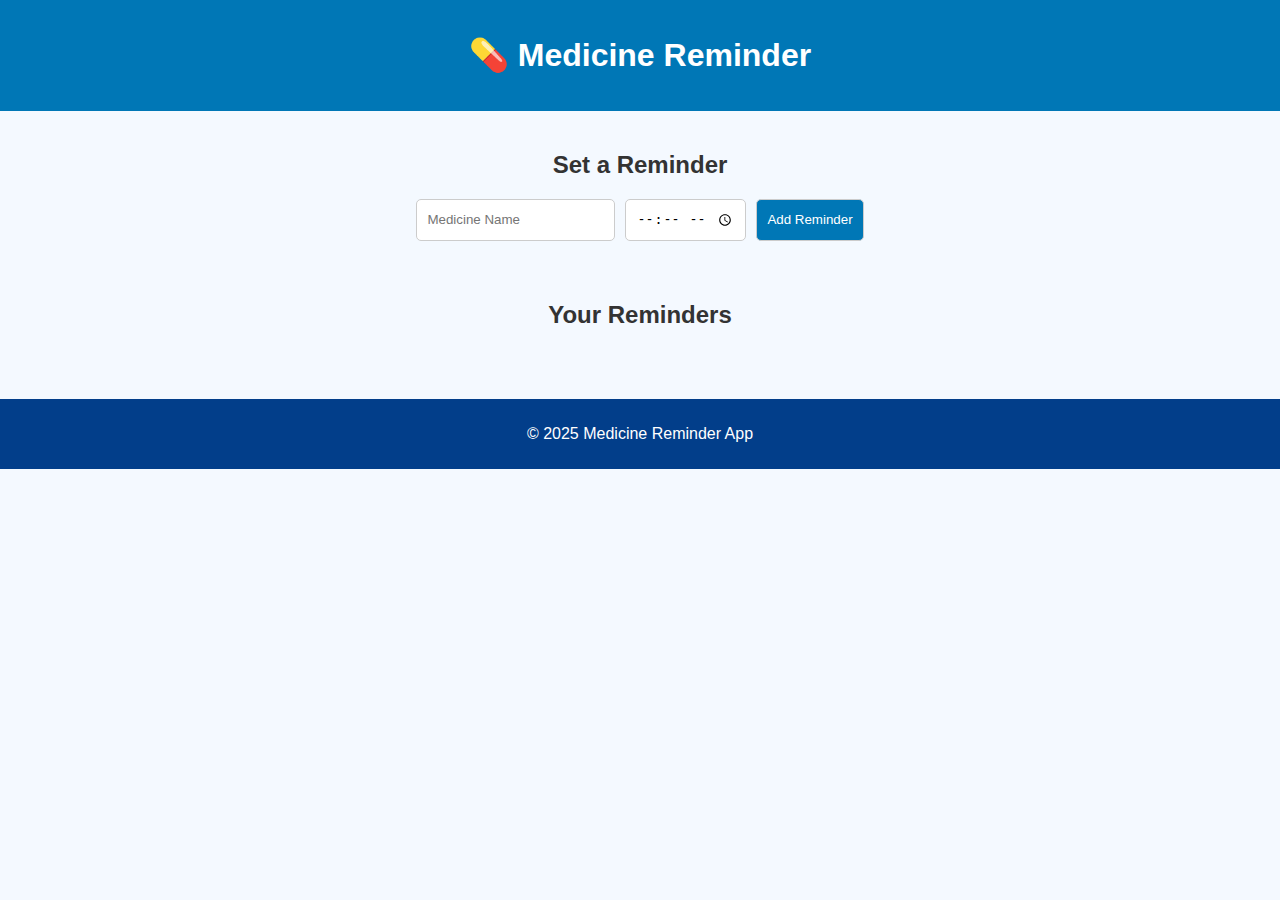
<file: index.html>
<!DOCTYPE html>
<html lang="en">
<head>
  <meta charset="UTF-8">
  <meta name="viewport" content="width=device-width, initial-scale=1.0">
  <title>Medicine Reminder App</title>
  <link rel="stylesheet" href="style.css">
</head>
<body>

  <header>
    <h1>💊 Medicine Reminder</h1>
  </header>

  <section class="reminder-form">
    <h2>Set a Reminder</h2>
    <form id="reminderForm">
      <input type="text" id="medicineName" placeholder="Medicine Name" required>
      <input type="time" id="reminderTime" required>
      <button type="submit">Add Reminder</button>
    </form>
  </section>

  <section class="reminder-list">
    <h2>Your Reminders</h2>
    <ul id="reminders"></ul>
  </section>

  <footer>
    <p>&copy; 2025 Medicine Reminder App</p>
  </footer>

  <script src="script.js"></script>
</body>

</html>
</file>
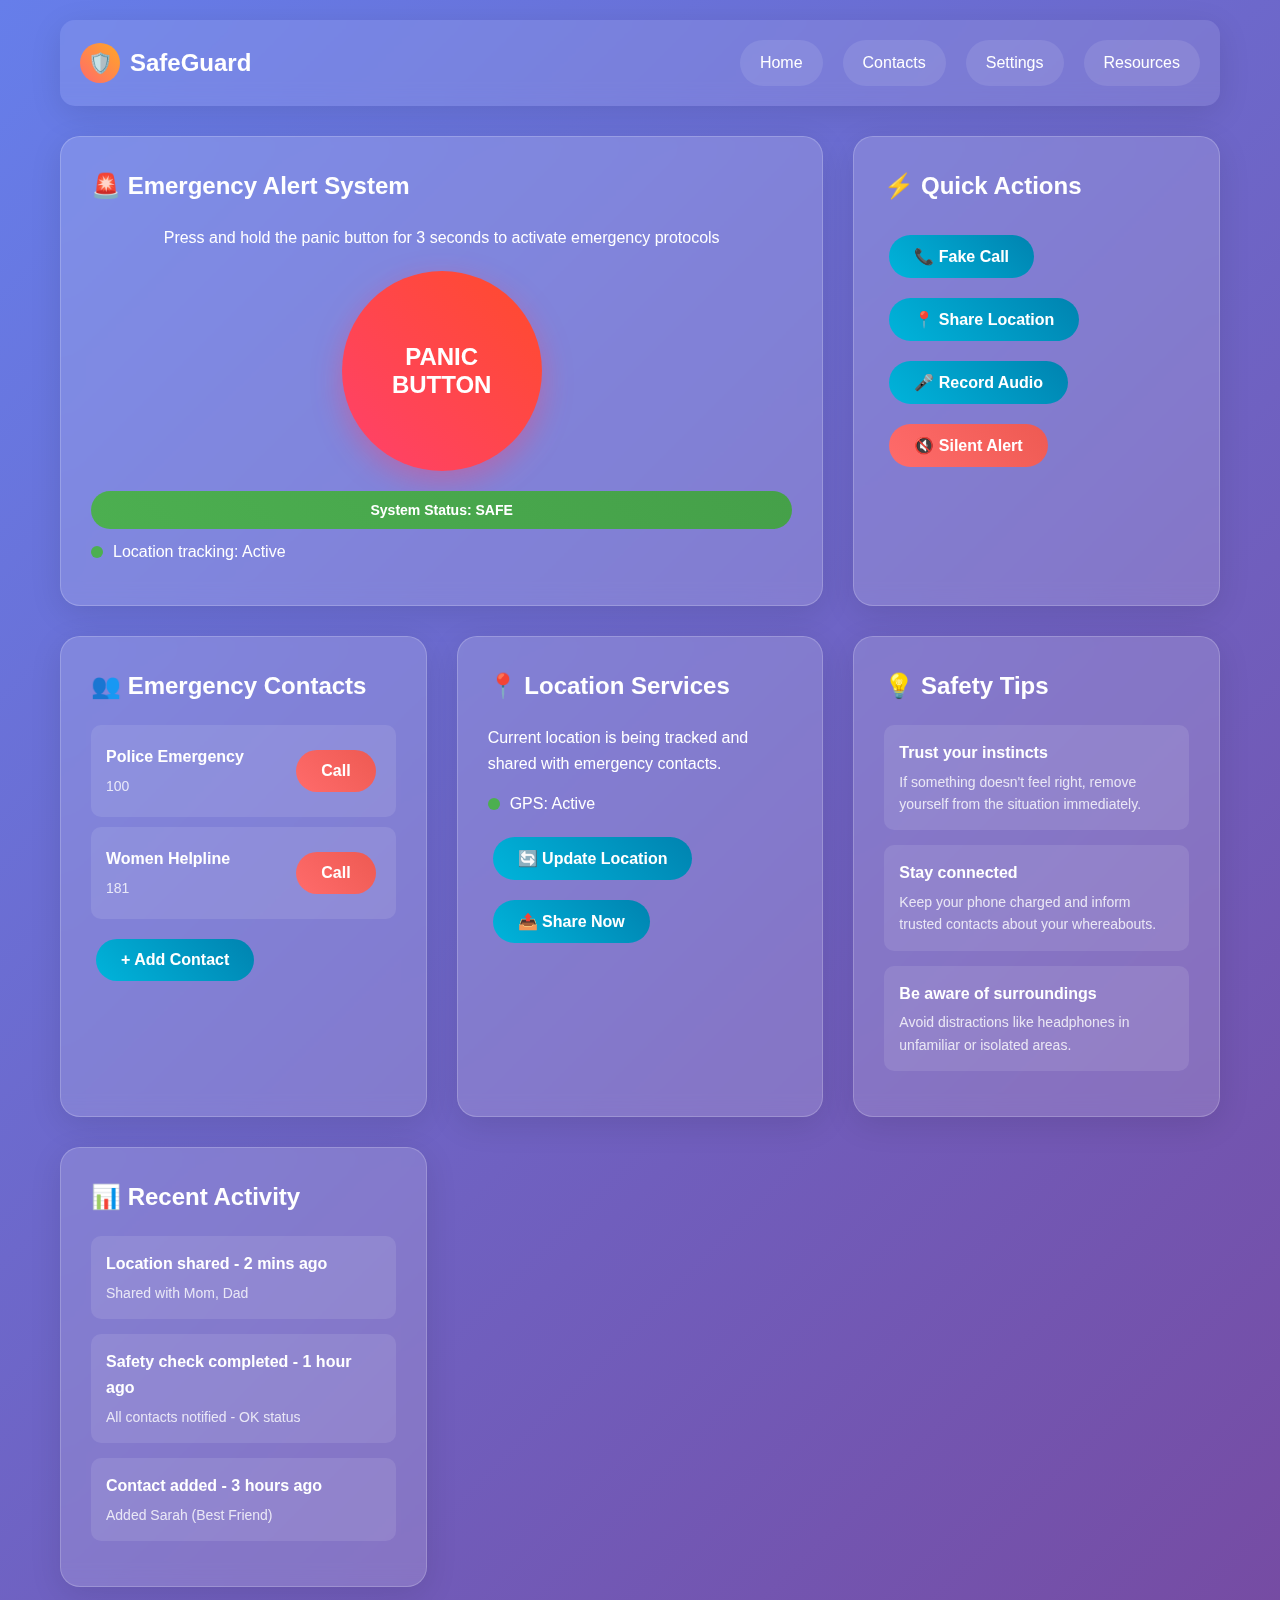
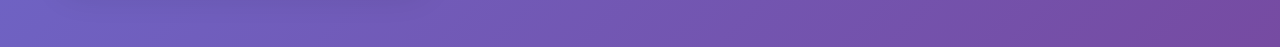
<file: code.html>
<!DOCTYPE html>
<html lang="en">
<head>
    <meta charset="UTF-8">
    <meta name="viewport" content="width=device-width, initial-scale=1.0">
    <title>SafeGuard - Women's Safety Alarm System</title>
    <style>
        * {
            margin: 0;
            padding: 0;
            box-sizing: border-box;
        }

        body {
            font-family: 'Arial', sans-serif;
            line-height: 1.6;
            color: #333;
            background: linear-gradient(135deg, #667eea 0%, #764ba2 100%);
            min-height: 100vh;
        }

        .container {
            max-width: 1200px;
            margin: 0 auto;
            padding: 20px;
        }

        /* Header */
        header {
            background: rgba(255, 255, 255, 0.1);
            backdrop-filter: blur(10px);
            border-radius: 15px;
            padding: 20px;
            margin-bottom: 30px;
            box-shadow: 0 8px 32px rgba(0, 0, 0, 0.1);
        }

        .header-content {
            display: flex;
            justify-content: space-between;
            align-items: center;
            flex-wrap: wrap;
        }

        .logo {
            display: flex;
            align-items: center;
            color: white;
            font-size: 24px;
            font-weight: bold;
        }

        .shield-icon {
            width: 40px;
            height: 40px;
            margin-right: 10px;
            background: linear-gradient(45deg, #ff6b6b, #ffa726);
            border-radius: 50%;
            display: flex;
            align-items: center;
            justify-content: center;
            font-size: 20px;
        }

        .nav-menu {
            display: flex;
            gap: 20px;
        }

        .nav-item {
            color: white;
            text-decoration: none;
            padding: 10px 20px;
            border-radius: 25px;
            transition: all 0.3s ease;
            background: rgba(255, 255, 255, 0.1);
        }

        .nav-item:hover {
            background: rgba(255, 255, 255, 0.2);
            transform: translateY(-2px);
        }

        /* Main Content */
        .main-content {
            display: grid;
            grid-template-columns: repeat(auto-fit, minmax(300px, 1fr));
            gap: 30px;
            margin-bottom: 40px;
        }

        .card {
            background: rgba(255, 255, 255, 0.15);
            backdrop-filter: blur(10px);
            border-radius: 20px;
            padding: 30px;
            box-shadow: 0 8px 32px rgba(0, 0, 0, 0.1);
            border: 1px solid rgba(255, 255, 255, 0.2);
            transition: all 0.3s ease;
        }

        .card:hover {
            transform: translateY(-5px);
            box-shadow: 0 15px 40px rgba(0, 0, 0, 0.2);
        }

        .card h2 {
            color: white;
            margin-bottom: 20px;
            font-size: 24px;
            display: flex;
            align-items: center;
            gap: 10px;
        }

        /* Emergency Panic Button */
        .panic-section {
            text-align: center;
            grid-column: span 2;
        }

        .panic-button {
            width: 200px;
            height: 200px;
            border-radius: 50%;
            background: linear-gradient(45deg, #ff416c, #ff4b2b);
            border: none;
            color: white;
            font-size: 24px;
            font-weight: bold;
            cursor: pointer;
            margin: 20px auto;
            display: block;
            box-shadow: 0 10px 30px rgba(255, 65, 108, 0.4);
            transition: all 0.3s ease;
            animation: pulse 2s infinite;
        }

        .panic-button:hover {
            transform: scale(1.05);
            box-shadow: 0 15px 40px rgba(255, 65, 108, 0.6);
        }

        .panic-button:active {
            transform: scale(0.95);
        }

        @keyframes pulse {
            0% { box-shadow: 0 10px 30px rgba(255, 65, 108, 0.4); }
            50% { box-shadow: 0 10px 30px rgba(255, 65, 108, 0.8), 0 0 0 10px rgba(255, 65, 108, 0.1); }
            100% { box-shadow: 0 10px 30px rgba(255, 65, 108, 0.4); }
        }

        /* Form Elements */
        .form-group {
            margin-bottom: 20px;
        }

        .form-group label {
            display: block;
            color: white;
            margin-bottom: 5px;
            font-weight: bold;
        }

        .form-group input,
        .form-group select,
        .form-group textarea {
            width: 100%;
            padding: 12px;
            border: none;
            border-radius: 10px;
            background: rgba(255, 255, 255, 0.2);
            color: white;
            font-size: 16px;
        }

        .form-group input::placeholder,
        .form-group textarea::placeholder {
            color: rgba(255, 255, 255, 0.7);
        }

        .btn {
            background: linear-gradient(45deg, #00b4db, #0083b0);
            color: white;
            border: none;
            padding: 12px 25px;
            border-radius: 25px;
            cursor: pointer;
            font-size: 16px;
            font-weight: bold;
            transition: all 0.3s ease;
            margin: 10px 5px;
        }

        .btn:hover {
            transform: translateY(-2px);
            box-shadow: 0 8px 20px rgba(0, 180, 219, 0.3);
        }

        .btn-danger {
            background: linear-gradient(45deg, #ff6b6b, #ee5a52);
        }

        .btn-success {
            background: linear-gradient(45deg, #56ab2f, #a8e6cf);
        }

        /* Contact List */
        .contact-item {
            display: flex;
            justify-content: space-between;
            align-items: center;
            background: rgba(255, 255, 255, 0.1);
            padding: 15px;
            border-radius: 10px;
            margin-bottom: 10px;
        }

        .contact-info {
            color: white;
        }

        .contact-name {
            font-weight: bold;
            margin-bottom: 5px;
        }

        .contact-number {
            font-size: 14px;
            opacity: 0.8;
        }

        /* Status Indicators */
        .status {
            padding: 8px 15px;
            border-radius: 20px;
            font-size: 14px;
            font-weight: bold;
            text-align: center;
            margin: 10px 0;
        }

        .status-safe {
            background: linear-gradient(45deg, #4CAF50, #45a049);
            color: white;
        }

        .status-alert {
            background: linear-gradient(45deg, #ff9800, #f57c00);
            color: white;
            animation: blink 1s infinite;
        }

        .status-emergency {
            background: linear-gradient(45deg, #f44336, #d32f2f);
            color: white;
            animation: blink 0.5s infinite;
        }

        @keyframes blink {
            0%, 50% { opacity: 1; }
            51%, 100% { opacity: 0.5; }
        }

        /* Modal */
        .modal {
            display: none;
            position: fixed;
            z-index: 1000;
            left: 0;
            top: 0;
            width: 100%;
            height: 100%;
            background-color: rgba(0, 0, 0, 0.8);
        }

        .modal-content {
            background: linear-gradient(135deg, #667eea 0%, #764ba2 100%);
            margin: 15% auto;
            padding: 30px;
            border-radius: 20px;
            width: 90%;
            max-width: 500px;
            text-align: center;
            color: white;
        }

        .close {
            color: white;
            float: right;
            font-size: 28px;
            font-weight: bold;
            cursor: pointer;
        }

        .close:hover {
            opacity: 0.7;
        }

        /* Fake Call Interface */
        .fake-call-screen {
            background: #000;
            color: white;
            text-align: center;
            padding: 40px;
            border-radius: 20px;
            display: none;
            position: fixed;
            top: 50%;
            left: 50%;
            transform: translate(-50%, -50%);
            z-index: 2000;
            width: 300px;
            height: 500px;
        }

        .caller-avatar {
            width: 120px;
            height: 120px;
            border-radius: 50%;
            background: linear-gradient(45deg, #667eea, #764ba2);
            margin: 20px auto;
            display: flex;
            align-items: center;
            justify-content: center;
            font-size: 48px;
        }

        .call-actions {
            position: absolute;
            bottom: 50px;
            left: 50%;
            transform: translateX(-50%);
            display: flex;
            gap: 20px;
        }

        .call-btn {
            width: 60px;
            height: 60px;
            border-radius: 50%;
            border: none;
            font-size: 24px;
            cursor: pointer;
        }

        .accept-btn {
            background: #4CAF50;
            color: white;
        }

        .decline-btn {
            background: #f44336;
            color: white;
        }

        /* Resources */
        .resource-item {
            background: rgba(255, 255, 255, 0.1);
            padding: 15px;
            border-radius: 10px;
            margin-bottom: 15px;
            transition: all 0.3s ease;
        }

        .resource-item:hover {
            background: rgba(255, 255, 255, 0.2);
        }

        .resource-title {
            color: white;
            font-weight: bold;
            margin-bottom: 5px;
        }

        .resource-description {
            color: rgba(255, 255, 255, 0.8);
            font-size: 14px;
        }

        /* Responsive */
        @media (max-width: 768px) {
            .header-content {
                flex-direction: column;
                text-align: center;
            }

            .nav-menu {
                margin-top: 20px;
                flex-wrap: wrap;
                justify-content: center;
            }

            .main-content {
                grid-template-columns: 1fr;
            }

            .panic-section {
                grid-column: span 1;
            }

            .panic-button {
                width: 150px;
                height: 150px;
                font-size: 20px;
            }
        }

        .location-status {
            display: flex;
            align-items: center;
            gap: 10px;
            color: white;
            margin: 10px 0;
        }

        .location-dot {
            width: 12px;
            height: 12px;
            background: #4CAF50;
            border-radius: 50%;
            animation: pulse-location 2s infinite;
        }

        @keyframes pulse-location {
            0% { transform: scale(1); opacity: 1; }
            50% { transform: scale(1.2); opacity: 0.7; }
            100% { transform: scale(1); opacity: 1; }
        }
    </style>
</head>
<body>
    <div class="container">
        <!-- Header -->
        <header>
            <div class="header-content">
                <div class="logo">
                    <div class="shield-icon">🛡️</div>
                    SafeGuard
                </div>
                <nav class="nav-menu">
                    <a href="#" class="nav-item" onclick="showSection('home')">Home</a>
                    <a href="#" class="nav-item" onclick="showSection('contacts')">Contacts</a>
                    <a href="#" class="nav-item" onclick="showSection('settings')">Settings</a>
                    <a href="#" class="nav-item" onclick="showSection('resources')">Resources</a>
                </nav>
            </div>
        </header>

        <!-- Main Content -->
        <div class="main-content" id="mainContent">
            <!-- Emergency Panic Button -->
            <div class="card panic-section">
                <h2>🚨 Emergency Alert System</h2>
                <p style="color: white; margin-bottom: 20px;">Press and hold the panic button for 3 seconds to activate emergency protocols</p>
                <button class="panic-button" id="panicButton" onmousedown="startPanic()" onmouseup="cancelPanic()" ontouchstart="startPanic()" ontouchend="cancelPanic()">
                    PANIC<br>BUTTON
                </button>
                <div class="status status-safe" id="systemStatus">System Status: SAFE</div>
                <div class="location-status">
                    <div class="location-dot"></div>
                    <span>Location tracking: Active</span>
                </div>
            </div>

            <!-- Quick Actions -->
            <div class="card">
                <h2>⚡ Quick Actions</h2>
                <button class="btn" onclick="startFakeCall()">📞 Fake Call</button>
                <button class="btn" onclick="shareLocation()">📍 Share Location</button>
                <button class="btn" onclick="recordAudio()">🎤 Record Audio</button>
                <button class="btn btn-danger" onclick="silentAlert()">🔇 Silent Alert</button>
            </div>

            <!-- Emergency Contacts -->
            <div class="card">
                <h2>👥 Emergency Contacts</h2>
                <div id="contactsList">
                    <div class="contact-item">
                        <div class="contact-info">
                            <div class="contact-name">Police Emergency</div>
                            <div class="contact-number">100</div>
                        </div>
                        <button class="btn btn-danger" onclick="callContact('100')">Call</button>
                    </div>
                    <div class="contact-item">
                        <div class="contact-info">
                            <div class="contact-name">Women Helpline</div>
                            <div class="contact-number">181</div>
                        </div>
                        <button class="btn btn-danger" onclick="callContact('181')">Call</button>
                    </div>
                </div>
                <button class="btn" onclick="showAddContact()">+ Add Contact</button>
            </div>

            <!-- Location Tracking -->
            <div class="card">
                <h2>📍 Location Services</h2>
                <p style="color: white; margin-bottom: 15px;">Current location is being tracked and shared with emergency contacts.</p>
                <div class="location-status">
                    <div class="location-dot"></div>
                    <span id="locationText">GPS: Active</span>
                </div>
                <button class="btn" onclick="updateLocation()">🔄 Update Location</button>
                <button class="btn" onclick="shareLocationNow()">📤 Share Now</button>
            </div>

            <!-- Safety Tips -->
            <div class="card">
                <h2>💡 Safety Tips</h2>
                <div class="resource-item">
                    <div class="resource-title">Trust your instincts</div>
                    <div class="resource-description">If something doesn't feel right, remove yourself from the situation immediately.</div>
                </div>
                <div class="resource-item">
                    <div class="resource-title">Stay connected</div>
                    <div class="resource-description">Keep your phone charged and inform trusted contacts about your whereabouts.</div>
                </div>
                <div class="resource-item">
                    <div class="resource-title">Be aware of surroundings</div>
                    <div class="resource-description">Avoid distractions like headphones in unfamiliar or isolated areas.</div>
                </div>
            </div>

            <!-- Recent Activity -->
            <div class="card">
                <h2>📊 Recent Activity</h2>
                <div class="resource-item">
                    <div class="resource-title">Location shared - 2 mins ago</div>
                    <div class="resource-description">Shared with Mom, Dad</div>
                </div>
                <div class="resource-item">
                    <div class="resource-title">Safety check completed - 1 hour ago</div>
                    <div class="resource-description">All contacts notified - OK status</div>
                </div>
                <div class="resource-item">
                    <div class="resource-title">Contact added - 3 hours ago</div>
                    <div class="resource-description">Added Sarah (Best Friend)</div>
                </div>
            </div>
        </div>
    </div>

    <!-- Add Contact Modal -->
    <div id="addContactModal" class="modal">
        <div class="modal-content">
            <span class="close" onclick="closeModal()">&times;</span>
            <h2>Add Emergency Contact</h2>
            <form id="addContactForm">
                <div class="form-group">
                    <label for="contactName">Contact Name:</label>
                    <input type="text" id="contactName" placeholder="Enter name" required>
                </div>
                <div class="form-group">
                    <label for="contactPhone">Phone Number:</label>
                    <input type="tel" id="contactPhone" placeholder="Enter phone number" required>
                </div>
                <div class="form-group">
                    <label for="contactRelation">Relationship:</label>
                    <select id="contactRelation">
                        <option value="family">Family</option>
                        <option value="friend">Friend</option>
                        <option value="colleague">Colleague</option>
                        <option value="neighbor">Neighbor</option>
                        <option value="other">Other</option>
                    </select>
                </div>
                <button type="submit" class="btn btn-success">Add Contact</button>
                <button type="button" class="btn" onclick="closeModal()">Cancel</button>
            </form>
        </div>
    </div>

    <!-- Fake Call Screen -->
    <div id="fakeCallScreen" class="fake-call-screen">
        <h3>Incoming Call</h3>
        <div class="caller-avatar">👤</div>
        <h2 id="callerName">Mom</h2>
        <p id="callerNumber">+91 98765 43210</p>
        <div style="margin: 30px 0;">
            <div style="font-size: 14px; opacity: 0.7;">mobile</div>
        </div>
        <div class="call-actions">
            <button class="call-btn decline-btn" onclick="endFakeCall()">📞</button>
            <button class="call-btn accept-btn" onclick="acceptFakeCall()">📞</button>
        </div>
    </div>

    <!-- Emergency Alert Modal -->
    <div id="emergencyModal" class="modal">
        <div class="modal-content">
            <h2 style="color: #ff4b2b; margin-bottom: 20px;">🚨 EMERGENCY ACTIVATED</h2>
            <p>Emergency alert has been sent to all contacts!</p>
            <p>Location shared automatically.</p>
            <p>Local authorities have been notified.</p>
            <div style="margin: 30px 0;">
                <div class="status status-emergency">EMERGENCY MODE ACTIVE</div>
            </div>
            <button class="btn btn-danger" onclick="cancelEmergency()">Cancel Emergency</button>
        </div>
    </div>

    <script>
        let panicTimer;
        let isEmergencyActive = false;
        let emergencyContacts = [
            {name: "Police Emergency", phone: "100", relation: "emergency"},
            {name: "Women Helpline", phone: "181", relation: "emergency"}
        ];

        // Panic button functionality
        function startPanic() {
            const button = document.getElementById('panicButton');
            const status = document.getElementById('systemStatus');
            
            button.style.background = 'linear-gradient(45deg, #ff9800, #f57c00)';
            status.className = 'status status-alert';
            status.textContent = 'System Status: ACTIVATING...';
            
            panicTimer = setTimeout(() => {
                activateEmergency();
            }, 3000);
        }

        function cancelPanic() {
            if (panicTimer) {
                clearTimeout(panicTimer);
                const button = document.getElementById('panicButton');
                const status = document.getElementById('systemStatus');
                
                button.style.background = 'linear-gradient(45deg, #ff416c, #ff4b2b)';
                status.className = 'status status-safe';
                status.textContent = 'System Status: SAFE';
            }
        }

        function activateEmergency() {
            isEmergencyActive = true;
            document.getElementById('emergencyModal').style.display = 'block';
            
            const status = document.getElementById('systemStatus');
            status.className = 'status status-emergency';
            status.textContent = 'EMERGENCY MODE ACTIVE';
            
            // Simulate sending alerts
            sendEmergencyAlerts();
            playAlarmSound();
        }

        function sendEmergencyAlerts() {
            // Simulate sending SMS and location to emergency contacts
            emergencyContacts.forEach(contact => {
                console.log(`Emergency alert sent to ${contact.name}: ${contact.phone}`);
                // In real implementation, this would send actual SMS/notifications
            });
            
            // Simulate location sharing
            shareLocation();
            
            // Show notification
            if (Notification.permission === 'granted') {
                new Notification('SafeGuard Emergency Activated', {
                    body: 'Emergency alerts sent to all contacts. Stay safe!',
                    icon: '🚨'
                });
            }
        }

        function playAlarmSound() {
            // Create audio context and play alarm sound
            try {
                const audioContext = new (window.AudioContext || window.webkitAudioContext)();
                const oscillator = audioContext.createOscillator();
                const gainNode = audioContext.createGain();
                
                oscillator.connect(gainNode);
                gainNode.connect(audioContext.destination);
                
                oscillator.frequency.setValueAtTime(800, audioContext.currentTime);
                oscillator.type = 'sine';
                
                gainNode.gain.setValueAtTime(0.3, audioContext.currentTime);
                
                oscillator.start();
                oscillator.stop(audioContext.currentTime + 0.5);
                
                // Repeat alarm sound
                setTimeout(() => {
                    if (isEmergencyActive) playAlarmSound();
                }, 1000);
            } catch (e) {
                console.log('Audio not supported');
            }
        }

        function cancelEmergency() {
            isEmergencyActive = false;
            document.getElementById('emergencyModal').style.display = 'none';
            
            const status = document.getElementById('systemStatus');
            status.className = 'status status-safe';
            status.textContent = 'System Status: SAFE';
            
            // Notify contacts that emergency is cancelled
            emergencyContacts.forEach(contact => {
                console.log(`Emergency cancelled notification sent to ${contact.name}`);
            });
        }

        // Fake call functionality
        function startFakeCall() {
            document.getElementById('fakeCallScreen').style.display = 'block';
            
            // Vibrate if supported
            if (navigator.vibrate) {
                navigator.vibrate([200, 100, 200]);
            }
        }

        function acceptFakeCall() {
            document.getElementById('fakeCallScreen').style.display = 'none';
            alert('Call connected. You can now pretend to have a conversation.');
        }

        function endFakeCall() {
            document.getElementById('fakeCallScreen').style.display = 'none';
        }

        // Location sharing
        function shareLocation() {
            if (navigator.geolocation) {
                navigator.geolocation.getCurrentPosition((position) => {
                    const lat = position.coords.latitude;
                    const lng = position.coords.longitude;
                    
                    console.log(`Location shared: ${lat}, ${lng}`);
                    document.getElementById('locationText').textContent = `GPS: ${lat.toFixed(4)}, ${lng.toFixed(4)}`;
                    
                    // In real implementation, send location to emergency contacts
                    alert(`Location shared with emergency contacts!\nLat: ${lat.toFixed(6)}\nLng: ${lng.toFixed(6)}`);
                }, (error) => {
                    alert('Unable to get location. Please check your GPS settings.');
                });
            } else {
                alert('Geolocation is not supported by this browser.');
            }
        }

        function updateLocation() {
            shareLocation();
        }

        function shareLocationNow() {
            shareLocation();
        }

        // Audio recording
        function recordAudio() {
            if (navigator.mediaDevices && navigator.mediaDevices.getUserMedia) {
                navigator.mediaDevices.getUserMedia({ audio: true })
                    .then(stream => {
                        const mediaRecorder = new MediaRecorder(stream);
                        mediaRecorder.start();
                        
                        alert('Audio recording started. Recording will be automatically shared with emergency contacts.');
                        
                        setTimeout(() => {
                            mediaRecorder.stop();
                            stream.getTracks().forEach(track => track.stop());
                            alert('Audio recording completed and sent to emergency contacts.');
                        }, 10000); // Record for 10 seconds
                    })
                    .catch(err => {
                        alert('Unable to access microphone. Please check permissions.');
                    });
            } else {
                alert('Audio recording not supported by this browser.');
            }
        }

        // Silent alert
        function silentAlert() {
            // Send silent alert to emergency contacts without alarm sound
            emergencyContacts.forEach(contact => {
                console.log(`Silent alert sent to ${contact.name}: ${contact.phone}`);
            });
            
            shareLocation();
            
            alert('Silent alert sent to all emergency contacts with your current location.');
        }

        // Contact management
        function showAddContact() {
            document.getElementById('addContactModal').style.display = 'block';
        }

        function closeModal() {
            document.getElementById('addContactModal').style.display = 'none';
        }

        function callContact(number) {
            // In real implementation, this would initiate a phone call
            if (confirm(`Do you want to call ${number}?`)) {
                window.location.href = `tel:${number}`;
            }
        }

        // Add contact form submission
        document.getElementById('addContactForm').addEventListener('submit', function(e) {
            e.preventDefault();
            
            const name = document.getElementById('contactName').value;
            const phone = document.getElementById('contactPhone').value;
            const relation = document.getElementById('contactRelation').value;
            
            // Add to emergency contacts array
            emergencyContacts.push({name, phone, relation});
            
            // Add to contacts list
            const contactsList = document.getElementById('contactsList');
            const contactItem = document.createElement('div');
            contactItem.className = 'contact-item';
            contactItem.innerHTML = `
                <div class="contact-info">
                    <div class="contact-name">${name}</div>
                    <div class="contact-number">${phone}</div>
                </div>
                <button class="btn btn-danger" onclick="callContact('${phone}')">Call</button>
            `;
            contactsList.appendChild(contactItem);
            
            // Reset form and close modal
            document.getElementById('addContactForm').reset();
            closeModal();
            
            alert(`${name} added to emergency contacts successfully!`);
        });

        // Request notification permission
        if ('Notification' in window && Notification.permission === 'default') {
            Notification.requestPermission();
        }

        // Initialize location tracking on page load
        window.addEventListener('load', function() {
            shareLocation();
            
            // Simulate safety check every 30 minutes
            setInterval(() => {
                if (!isEmergencyActive) {
                    console.log('Automated safety check performed');
                }
            }, 1800000); // 30 minutes
        });

        // Close modals when clicking outside
        window.addEventListener('click', function(event) {
            const modals = document.querySelectorAll('.modal');
            modals.forEach(modal => {
                if (event.target === modal) {
                    modal.style.display = 'none';
                }
            });
        });

        // Navigation functionality (placeholder)
        function showSection(section) {
            console.log(`Navigating to ${section} section`);
            // In a real app, this would show different sections/pages
        }

        // Keyboard shortcuts
        document.addEventListener('keydown', function(e) {
            // Ctrl + E for emergency
            if (e.ctrlKey && e.key === 'e') {
                e.preventDefault();
                activateEmergency();
            }
            
            // Ctrl + F for fake call
            if (e.ctrlKey && e.key === 'f') {
                e.preventDefault();
                startFakeCall();
            }
            
            // Ctrl + L for location sharing
            if (e.ctrlKey && e.key === 'l') {
                e.preventDefault();
                shareLocation();
            }
        });
    </script>
</body>
</html>
</file>
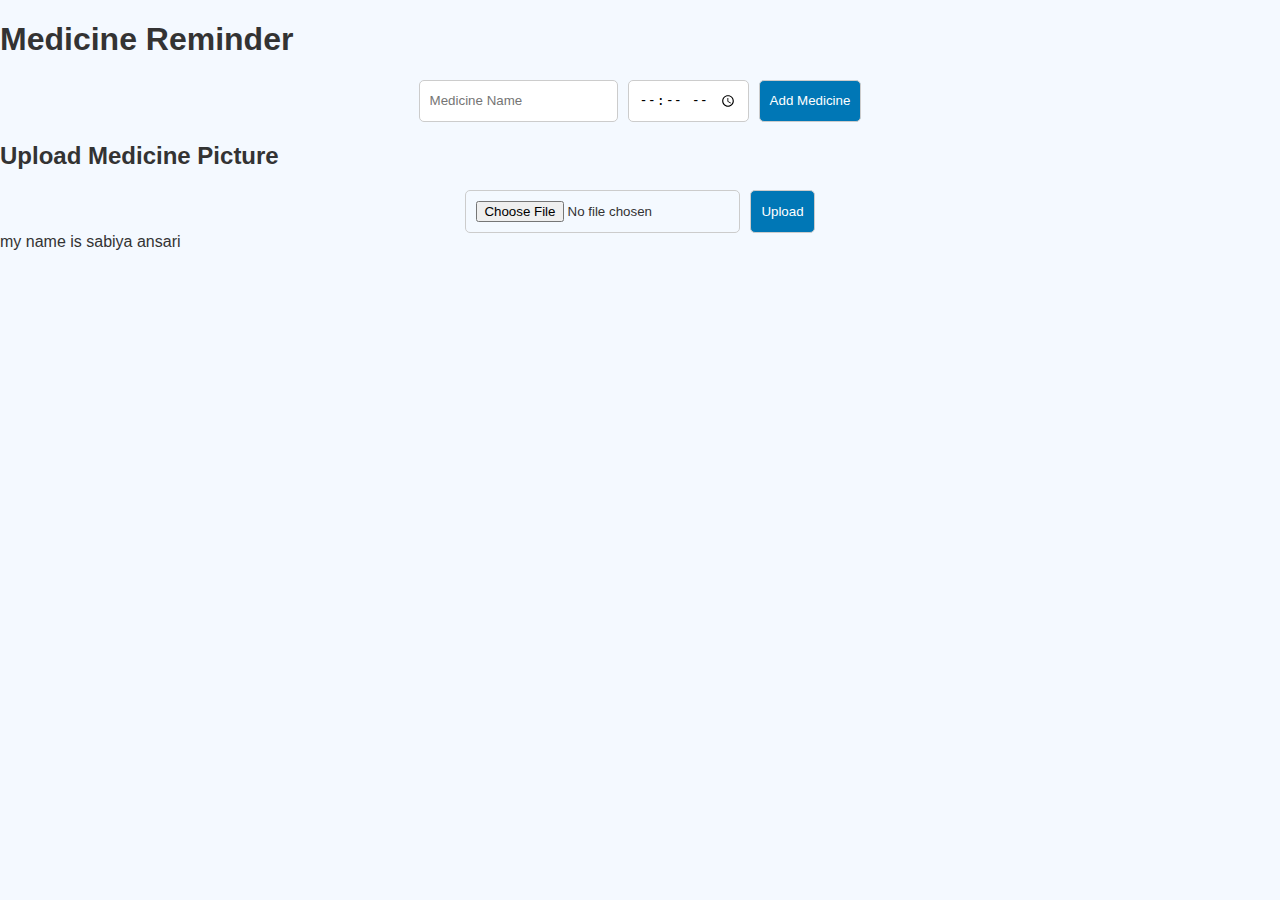
<file: medicine.html>
<!DOCTYPE html>
<html lang="en">
<head>
    <meta charset="UTF-8">
    <meta name="viewport" content="width=device-width, initial-scale=1.0">
    <title>Medicine Reminder with Image</title>
    <link rel="stylesheet" href="style.css">
</head>
<body>
    <div class="container">
        <h1>Medicine Reminder</h1>
        <form id="medicineForm">
            <input type="text" id="medicineName" placeholder="Medicine Name" required>
            <input type="time" id="medicineTime" required>
            <button type="submit">Add Medicine</button>
        </form>

        <ul id="medicineList"></ul>

        <h2>Upload Medicine Picture</h2>
        <form id="uploadForm" enctype="multipart/form-data">
            <input type="file" id="medicineImage" required>
            <button type="submit">Upload</button>
        </form>
    </div>
    <script src="script.js"></script>
    my name is sabiya ansari
</body>
</html>
</file>
<file: style.css>
body {
  font-family: Arial, sans-serif;
  margin: 0;
  padding: 0;
  background: #f4f9ff;
  color: #333;
}

header {
  background: #0077b6;
  color: white;
  padding: 15px;
  text-align: center;
}

.reminder-form, .reminder-list {
  padding: 20px;
  text-align: center;
}

form {
  display: flex;
  justify-content: center;
  gap: 10px;
  flex-wrap: wrap;
}

form input, form button {
  padding: 10px;
  border: 1px solid #ccc;
  border-radius: 5px;
}

form button {
  background: #0077b6;
  color: white;
  cursor: pointer;
}

form button:hover {
  background: #005f8a;
}

ul {
  list-style: none;
  padding: 0;
  max-width: 400px;
  margin: 20px auto;
  text-align: left;
}

ul li {
  background: #fff;
  border: 1px solid #ddd;
  margin: 8px 0;
  padding: 12px;
  border-radius: 6px;
  display: flex;
  justify-content: space-between;
  align-items: center;
}

ul li.due {
  background: #ffe5e5;
  border-color: #ff4d4d;
  font-weight: bold;
}

footer {
  background: #023e8a;
  color: white;
  text-align: center;
  padding: 10px;
  margin-top: 30px;
}
</file>
